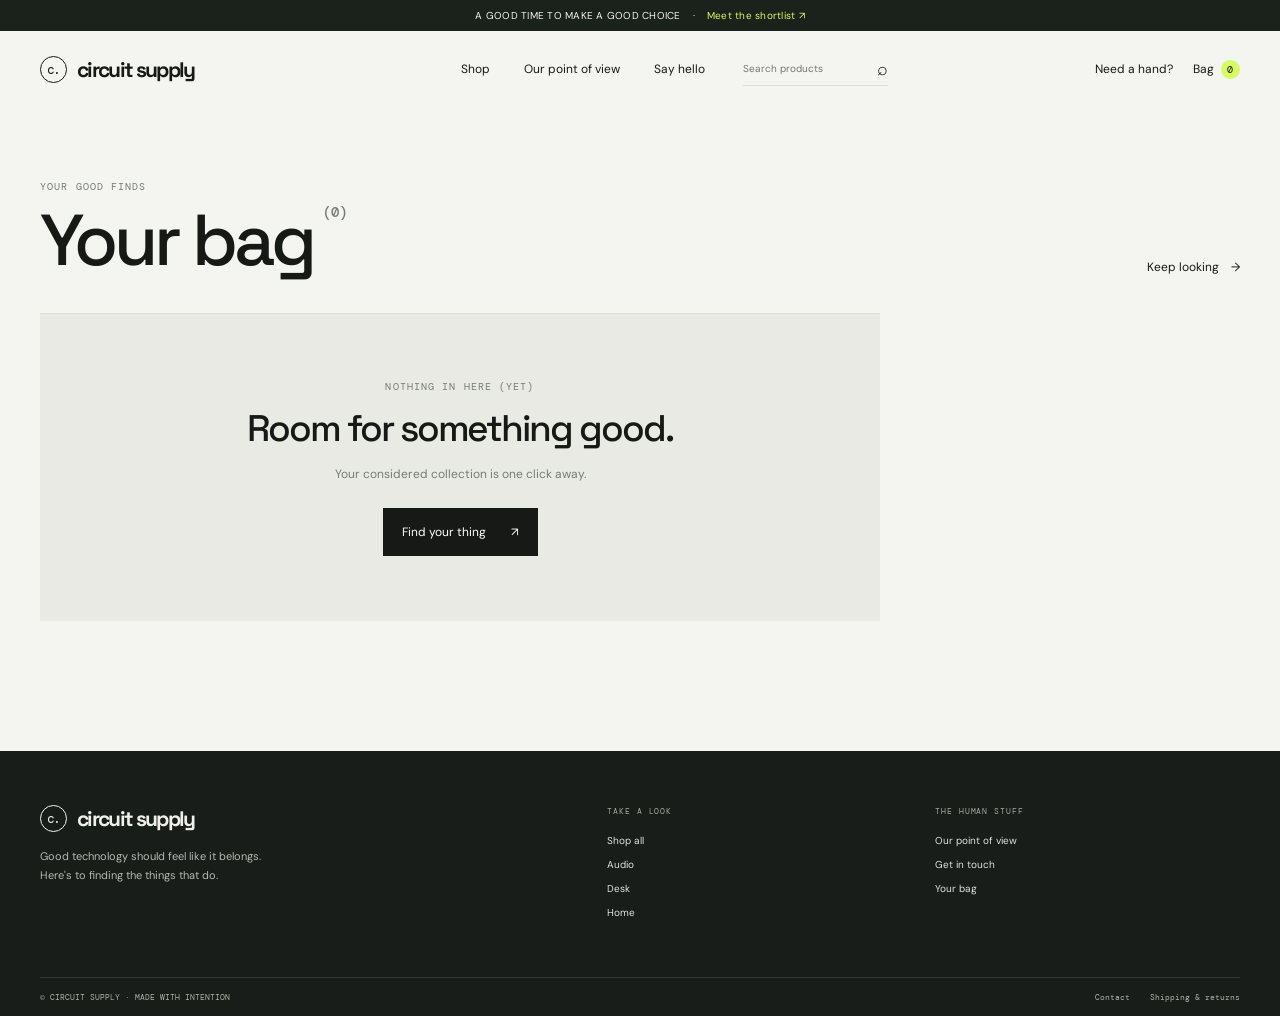
<file: cart.html>
<!doctype html>
<html lang="en">
  <head>
    <meta charset="utf-8">
    <meta name="viewport" content="width=device-width, initial-scale=1">
    <meta name="theme-color" content="#f4f4f0">
    <meta name="description" content="Review your Circuit Supply bag.">
    <title>Your bag — Circuit Supply</title>
    <link rel="preconnect" href="https://fonts.googleapis.com">
    <link rel="preconnect" href="https://fonts.gstatic.com" crossorigin>
    <link href="https://fonts.googleapis.com/css2?family=DM+Mono:wght@400;500&family=DM+Sans:wght@400;500;600;700&family=Space+Grotesk:wght@400;500;600;700&display=swap" rel="stylesheet">
    <link rel="stylesheet" href="styles.css">
    <script src="app.js" defer></script>
  </head>
  <body data-page="cart">
    <div id="site-header"></div>
    <main class="cart-page wrap">
      <div class="cart-heading"><div><span class="eyebrow">YOUR GOOD FINDS</span><h1>Your bag<span class="cart-heading-count" data-cart-heading-count></span></h1></div><a class="text-link" href="shop.html">Keep looking <span aria-hidden="true">→</span></a></div>
      <div class="cart-content" data-cart-content></div>
    </main>
    <div id="site-footer"></div>
  </body>
</html>
</file>
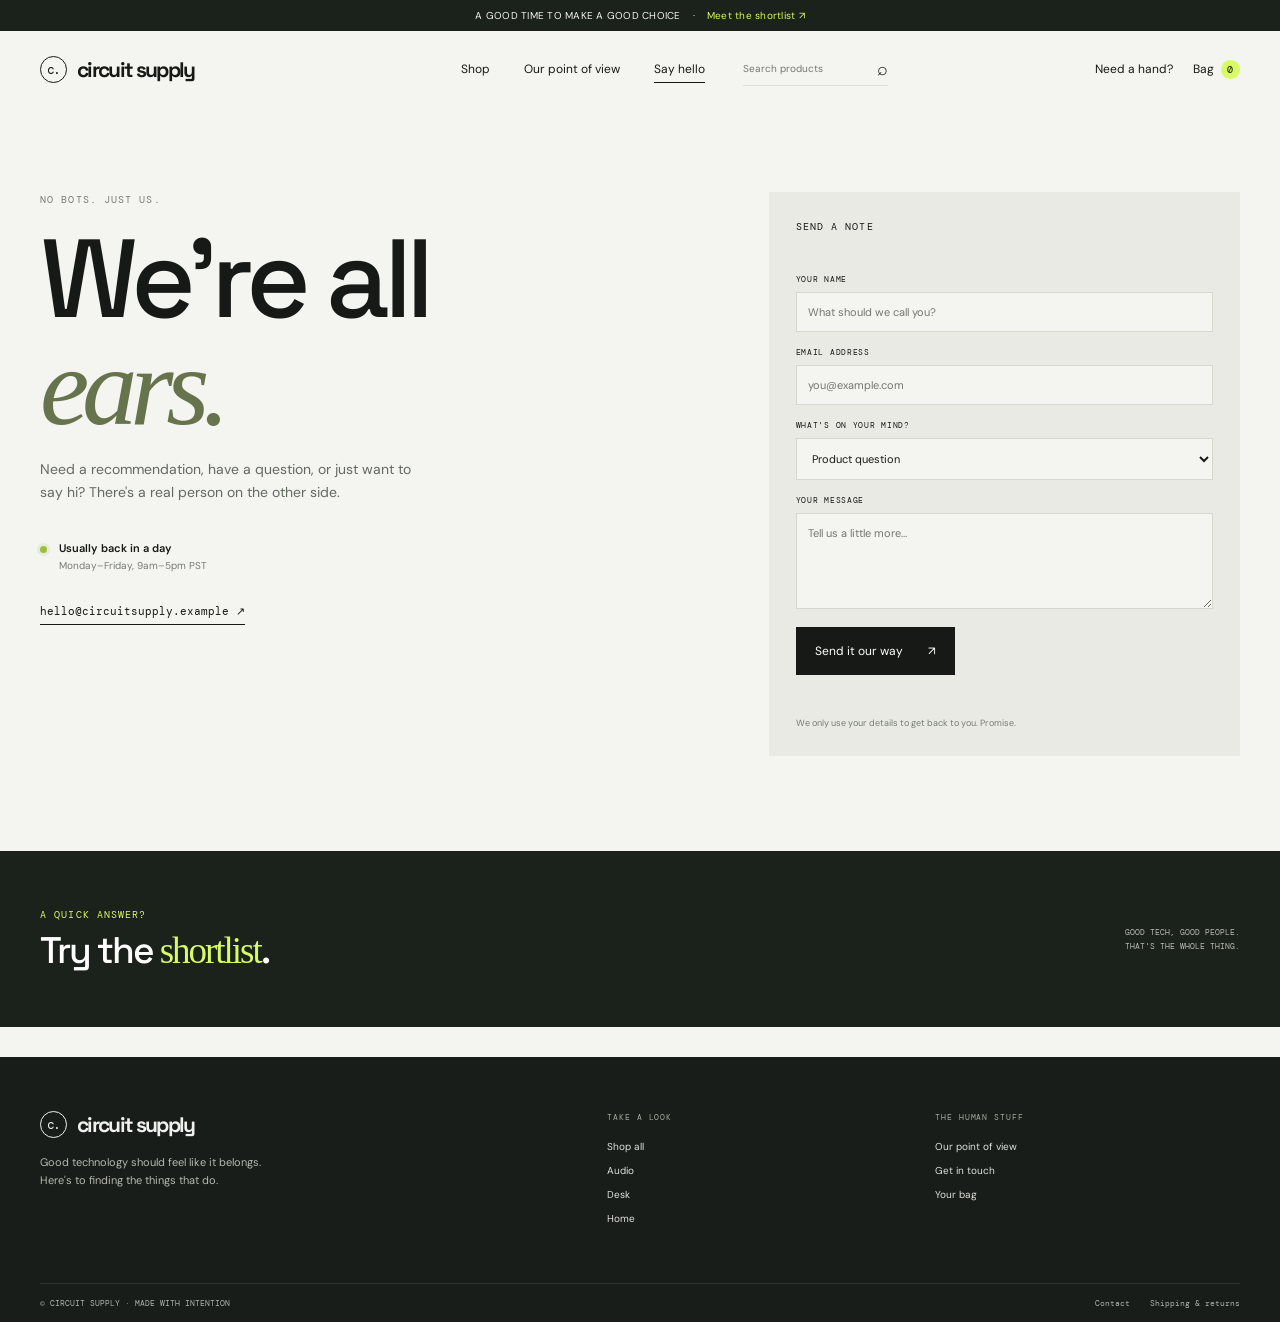
<file: contact.html>
<!doctype html>
<html lang="en">
  <head>
    <meta charset="utf-8">
    <meta name="viewport" content="width=device-width, initial-scale=1">
    <meta name="theme-color" content="#f4f4f0">
    <meta name="description" content="Questions about a product or order? Get in touch with a real person at Circuit Supply.">
    <title>Get in touch — Circuit Supply</title>
    <link rel="preconnect" href="https://fonts.googleapis.com">
    <link rel="preconnect" href="https://fonts.gstatic.com" crossorigin>
    <link href="https://fonts.googleapis.com/css2?family=DM+Mono:wght@400;500&family=DM+Sans:wght@400;500;600;700&family=Space+Grotesk:wght@400;500;600;700&display=swap" rel="stylesheet">
    <link rel="stylesheet" href="styles.css">
    <script src="app.js" defer></script>
  </head>
  <body data-page="contact">
    <div id="site-header"></div>
    <main class="contact-page wrap">
      <section class="contact-intro"><span class="eyebrow">NO BOTS. JUST US.</span><h1>We're all<br><em>ears.</em></h1><p>Need a recommendation, have a question, or just want to say hi? There's a real person on the other side.</p><div class="contact-response"><span class="live-dot"></span><span><strong>Usually back in a day</strong><small>Monday–Friday, 9am–5pm PST</small></span></div><a class="contact-email" href="mailto:hello@circuitsupply.example">hello@circuitsupply.example ↗</a></section>
      <form class="contact-form" data-contact-form>
        <span class="eyebrow">SEND A NOTE</span>
        <label for="contact-name">YOUR NAME</label><input id="contact-name" name="name" autocomplete="name" placeholder="What should we call you?" required>
        <label for="contact-email">EMAIL ADDRESS</label><input id="contact-email" name="email" type="email" autocomplete="email" placeholder="you@example.com" required>
        <label for="contact-topic">WHAT'S ON YOUR MIND?</label><select id="contact-topic" name="topic"><option>Product question</option><option>Order help</option><option>A recommendation</option><option>Something else</option></select>
        <label for="contact-message">YOUR MESSAGE</label><textarea id="contact-message" name="message" rows="5" placeholder="Tell us a little more…" required></textarea>
        <button class="button button-dark" type="submit">Send it our way <span aria-hidden="true">↗</span></button>
        <p class="form-feedback" role="status" aria-live="polite"></p>
        <small class="form-note">We only use your details to get back to you. Promise.</small>
      </form>
    </main>
    <section class="contact-bottom"><div class="wrap contact-bottom-inner"><div><span class="eyebrow">A QUICK ANSWER?</span><h2>Try the <a href="shop.html">shortlist</a>.</h2></div><span class="mono">GOOD TECH, GOOD PEOPLE.<br>THAT'S THE WHOLE THING.</span></div></section>
    <div id="site-footer"></div>
  </body>
</html>
</file>
<file: styles.css>
:root {
  --paper: #f4f4f0;
  --white: #fff;
  --ink: #171916;
  --muted: #777c73;
  --line: #dfe1d9;
  --acid: #d8fa65;
  --dark: #1b211b;
  --serif: Georgia, "Times New Roman", serif;
  --sans: "DM Sans", Arial, sans-serif;
  --display: "Space Grotesk", var(--sans);
  --mono: "DM Mono", monospace;
}

* { box-sizing: border-box; }
html { scroll-behavior: smooth; }
body { margin: 0; color: var(--ink); background: var(--paper); font-family: var(--sans); -webkit-font-smoothing: antialiased; }
a { color: inherit; text-decoration: none; }
button, input, select, textarea { color: inherit; font: inherit; }
button, a, select { -webkit-tap-highlight-color: transparent; }
button { cursor: pointer; }
img { display: block; width: 100%; }
.wrap { width: min(1200px, calc(100% - 80px)); margin-inline: auto; }
.mono, .eyebrow { font-family: var(--mono); }
.visually-hidden { position: absolute; width: 1px; height: 1px; padding: 0; margin: -1px; overflow: hidden; clip: rect(0, 0, 0, 0); white-space: nowrap; border: 0; }
.eyebrow { display: block; font-size: 10px; letter-spacing: .11em; line-height: 1.5; }
.live-dot { display: inline-block; width: 7px; height: 7px; border-radius: 50%; background: #9cbe40; box-shadow: 0 0 0 3px #9cbe4026; }
h1, h2, h3, p { margin-top: 0; }
h1, h2, h3 { font-family: var(--display); letter-spacing: -.055em; font-weight: 500; }
h1 em, h2 em { font-family: var(--serif); font-weight: 400; letter-spacing: -.065em; }
h1 { margin-bottom: 18px; font-size: clamp(52px, 7vw, 92px); line-height: .96; }
h2 { margin-bottom: 0; font-size: clamp(34px, 4vw, 53px); line-height: 1.04; }
p { line-height: 1.65; }

.announcement { display: flex; justify-content: center; gap: 12px; padding: 9px 24px; color: #f4f4f0; background: var(--dark); font-size: 10px; letter-spacing: .025em; }
.announcement a { color: var(--acid); }
.site-header { position: relative; z-index: 5; background: var(--paper); }
.nav-wrap { display: flex; align-items: center; justify-content: space-between; min-height: 76px; }
.brand { display: inline-flex; align-items: center; gap: 10px; font-family: var(--display); font-size: 21px; font-weight: 700; letter-spacing: -.08em; }
.brand-mark { display: grid; width: 27px; height: 27px; place-items: center; border: 1px solid var(--ink); border-radius: 50%; font-family: var(--mono); font-size: 13px; font-weight: 400; letter-spacing: -.12em; }
.nav-links { display: flex; align-items: center; gap: 34px; margin-left: 60px; }
.nav-links a, .nav-actions a { font-size: 12px; }
.nav-links a { position: relative; padding-block: 8px; }
.nav-links a::after { position: absolute; right: 0; bottom: 2px; left: 0; height: 1px; background: currentColor; content: ""; transform: scaleX(0); transform-origin: right; transition: transform .2s ease; }
.nav-links a:hover::after, .nav-links a[aria-current="page"]::after { transform: scaleX(1); transform-origin: left; }
.nav-search { display: flex; width: 145px; height: 33px; align-items: center; margin-left: 4px; border-bottom: 1px solid var(--line); }
.nav-search input { width: 100%; min-width: 0; padding: 6px 0; border: 0; background: transparent; font-size: 10px; outline: 0; }
.nav-search input:focus { border: 0; }
.nav-search button { padding: 4px 0 4px 8px; border: 0; background: transparent; font-size: 18px; }
.nav-actions { display: flex; align-items: center; gap: 20px; }
.bag-link { display: inline-flex; align-items: center; gap: 7px; }
.bag-count { display: grid; width: 19px; height: 19px; place-items: center; border-radius: 50%; background: var(--acid); font-family: var(--mono); font-size: 10px; }
.menu-toggle { display: none; border: 0; background: none; font-size: 21px; }
.announcement a:hover, .text-link:hover, .contact-email:hover { opacity: .65; }

.button { display: inline-flex; min-height: 48px; align-items: center; justify-content: space-between; gap: 25px; padding: 0 18px; border: 1px solid transparent; font-size: 12px; transition: background .2s ease, color .2s ease, border-color .2s ease; }
.button-dark { color: var(--white); background: var(--ink); }
.button-dark:hover { color: var(--ink); border-color: var(--ink); background: var(--acid); }
.button-outline { border-color: var(--ink); background: transparent; }
.button-outline:hover { color: var(--white); background: var(--ink); }
.text-link { display: inline-flex; align-items: center; gap: 12px; font-size: 12px; transition: opacity .2s; }

.hero { display: grid; min-height: 570px; grid-template-columns: .83fr 1.17fr; align-items: center; gap: 42px; padding-block: 44px 58px; }
.hero-copy { padding: 28px 0 18px 4vw; }
.hero-copy .eyebrow { display: flex; align-items: center; gap: 10px; margin-bottom: 27px; }
.hero h1 { max-width: 510px; font-size: clamp(59px, 7.4vw, 96px); }
.hero h1 em { color: #66734d; }
.hero-copy > p { max-width: 370px; margin-bottom: 28px; color: #646960; font-size: 14px; }
.hero-actions { display: flex; align-items: center; gap: 24px; }
.hero-visual { position: relative; min-height: 470px; height: 100%; }
.hero-visual > img { position: absolute; width: 100%; height: 100%; object-fit: cover; object-position: center; }
.hero-visual::after { position: absolute; inset: 45% 0 0; background: linear-gradient(transparent, #1115); content: ""; pointer-events: none; }
.hero-stamp { position: absolute; top: 20px; left: 20px; z-index: 1; display: flex; width: 90px; height: 90px; flex-direction: column; align-items: center; justify-content: center; gap: 8px; border: 1px solid #ffffff88; border-radius: 50%; color: var(--white); font-size: 9px; line-height: 1.3; text-align: center; }
.hero-stamp strong { font-family: var(--mono); font-size: 8px; font-weight: 400; }
.floating-product { position: absolute; right: -24px; bottom: 27px; z-index: 2; display: flex; min-width: 265px; align-items: center; gap: 12px; padding: 9px 12px 9px 9px; background: var(--white); box-shadow: 0 8px 32px #12180f1c; }
.floating-image { width: 53px; height: 53px; flex: 0 0 auto; overflow: hidden; background: var(--paper); }
.floating-image img { height: 100%; object-fit: cover; }
.floating-product small, .floating-product strong { display: block; }
.floating-product small { margin-bottom: 5px; color: var(--muted); font-family: var(--mono); font-size: 8px; }
.floating-product strong { font-size: 11px; font-weight: 600; }
.round-arrow { display: grid; width: 28px; height: 28px; flex: 0 0 auto; place-items: center; margin-left: auto; border: 1px solid var(--line); border-radius: 50%; }
.vertical-caption { position: absolute; top: 0; right: -21px; writing-mode: vertical-rl; font-size: 8px; letter-spacing: .1em; }
.hero-note { display: flex; gap: 12px; align-items: center; margin-top: 58px; color: var(--muted); font-size: 10px; }
.hero-note .mono { color: var(--ink); font-size: 9px; }

.ticker { overflow: hidden; padding: 14px 0; color: var(--ink); background: var(--acid); }
.ticker-track { display: flex; width: max-content; align-items: center; gap: 35px; animation: ticker 32s linear infinite; font-family: var(--mono); font-size: 10px; letter-spacing: .08em; }
.ticker-track i { font-size: 14px; font-style: normal; }
@keyframes ticker { to { transform: translateX(-50%); } }
.section { padding-block: 88px; }
.section-heading { display: flex; align-items: end; justify-content: space-between; gap: 24px; margin-bottom: 32px; }
.section-heading .eyebrow { margin-bottom: 12px; color: var(--muted); }
.section-heading h2 { font-size: clamp(34px, 4.4vw, 52px); }
.section-heading > .text-link { margin-bottom: 8px; }
.category-section { padding-bottom: 91px; }
.category-grid { display: grid; grid-template-columns: repeat(4, 1fr); gap: 12px; }
.category-card { position: relative; display: flex; min-height: 310px; flex-direction: column; justify-content: space-between; overflow: hidden; padding: 17px; color: var(--white); background-position: center; background-size: cover; }
.category-card::before { position: absolute; inset: 0; background: linear-gradient(180deg, #0d100f25 0%, #0d100f00 40%, #0d100fbf 100%); content: ""; transition: background-color .2s ease; }
.category-card:hover::before { background-color: #14191027; }
.category-audio { background-image: url("https://images.unsplash.com/photo-1505740420928-5e560c06d30e?auto=format&fit=crop&w=600&q=80"); }
.category-desk { background-image: url("https://images.unsplash.com/photo-1498050108023-c5249f4df085?auto=format&fit=crop&w=600&q=80"); }
.category-mobile { background-image: url("https://images.unsplash.com/photo-1512499617640-c74ae3a79d37?auto=format&fit=crop&w=600&q=80"); }
.category-home { background-image: url("https://images.unsplash.com/photo-1558089687-f282ffcbc126?auto=format&fit=crop&w=600&q=80"); }
.category-card > * { position: relative; z-index: 1; }
.category-number, .category-foot { font-size: 9px; letter-spacing: .09em; }
.category-title { font-family: var(--display); font-size: clamp(24px, 2.3vw, 31px); line-height: 1.05; letter-spacing: -.055em; }
.category-title span { font-size: 16px; vertical-align: top; }
.category-foot { color: #ffffffc9; }

.products-band { background: #e9eae4; }
.products-band .section { padding-block: 75px 80px; }
.product-grid { display: grid; grid-template-columns: repeat(4, minmax(0, 1fr)); column-gap: 16px; row-gap: 35px; }
.product-card { position: relative; min-width: 0; }
.product-picture { position: relative; display: block; aspect-ratio: .92; overflow: hidden; background: #e3e4df; }
.product-picture > img { height: 100%; object-fit: cover; transition: transform .45s cubic-bezier(.2,.7,.2,1); }
.product-card:hover .product-picture > img { transform: scale(1.045); }
.product-label { position: absolute; top: 11px; left: 11px; padding: 6px 8px; background: var(--acid); font-family: var(--mono); font-size: 8px; letter-spacing: .04em; }
.quick-add { position: absolute; right: 10px; bottom: 45px; left: 10px; display: flex; min-height: 39px; align-items: center; justify-content: space-between; padding: 0 12px; border: 0; background: var(--white); font-size: 11px; opacity: 0; transform: translateY(7px); transition: opacity .2s, transform .2s; }
.product-card:hover .quick-add, .quick-add:focus-visible { opacity: 1; transform: translateY(0); }
.save-product { position: absolute; top: 10px; right: 10px; z-index: 2; display: grid; width: 34px; height: 34px; place-items: center; border: 0; border-radius: 50%; background: var(--white); font-size: 18px; line-height: 1; }
.save-product.is-saved { color: #65723e; }
.save-product:hover { background: var(--acid); }
.product-info { display: flex; align-items: start; justify-content: space-between; gap: 8px; padding-top: 13px; }
.product-meta { min-width: 0; }
.product-category { display: block; margin-bottom: 5px; color: var(--muted); font-family: var(--mono); font-size: 8px; letter-spacing: .09em; text-transform: uppercase; }
.product-name { font-family: var(--display); font-size: 13px; font-weight: 500; letter-spacing: -.02em; }
.product-price { flex: 0 0 auto; font-family: var(--mono); font-size: 11px; }
.manifesto { display: grid; grid-template-columns: 1.1fr .9fr; gap: clamp(42px, 9vw, 135px); align-items: center; padding-block: 93px; }
.manifesto-image { height: 440px; overflow: hidden; background: #e4e5df; }
.manifesto-image img { height: 100%; object-fit: cover; }
.manifesto-copy { position: relative; padding-block: 20px; }
.manifesto-copy .eyebrow { margin-bottom: 17px; color: var(--muted); }
.manifesto-copy h2 { margin-bottom: 19px; font-size: clamp(43px, 5.3vw, 67px); }
.manifesto-copy h2 em { color: #66734d; }
.manifesto-copy p { max-width: 390px; margin-bottom: 27px; color: #666b62; font-size: 13px; }
.manifesto-index { margin-top: 52px; color: var(--muted); font-size: 8px; letter-spacing: .1em; }
.service-strip { display: grid; grid-template-columns: repeat(4, 1fr); padding-block: 25px; border-top: 1px solid var(--line); border-bottom: 1px solid var(--line); }
.service-item { display: flex; align-items: center; gap: 12px; padding: 5px 15px; border-right: 1px solid var(--line); }
.service-item:first-child { padding-left: 0; }
.service-item:last-child { border: 0; }
.service-icon { font-size: 22px; }
.service-item strong, .service-item small { display: block; }
.service-item strong { margin-bottom: 4px; font-size: 11px; }
.service-item small { color: var(--muted); font-size: 9px; }

.page-intro { display: flex; min-height: 270px; align-items: end; justify-content: space-between; padding-block: 45px 37px; }
.page-intro .eyebrow { margin-bottom: 17px; color: var(--muted); }
.page-intro h1 { margin-bottom: 14px; font-size: clamp(55px, 7vw, 82px); }
.page-intro h1 em { color: #66734d; }
.page-intro p { max-width: 485px; margin-bottom: 0; color: #646960; font-size: 13px; }
.intro-index { padding-bottom: 7px; color: var(--muted); font-size: 9px; line-height: 1.8; text-align: right; }
.shop-layout { display: grid; grid-template-columns: 180px 1fr; gap: 45px; padding-block: 17px 90px; }
.shop-sidebar { padding-top: 11px; }
.shop-sidebar > .eyebrow { margin-bottom: 19px; color: var(--muted); }
.filter-chip { display: flex; width: 100%; align-items: center; justify-content: space-between; padding: 12px 0; border: 0; border-bottom: 1px solid var(--line); background: transparent; color: #6e726a; font-size: 12px; text-align: left; transition: color .2s; }
.filter-chip span { font-family: var(--mono); font-size: 9px; }
.filter-chip:hover, .filter-chip.is-active { color: var(--ink); }
.filter-chip.is-active::before { width: 5px; height: 5px; margin-right: 6px; border-radius: 50%; background: #9cbe40; content: ""; }
.sidebar-note { display: flex; gap: 10px; align-items: start; margin-top: 40px; padding: 14px 12px; background: #e9eae4; }
.sidebar-note .live-dot { flex: 0 0 auto; margin-top: 7px; }
.sidebar-note p { margin: 0; color: #646960; font-size: 10px; line-height: 1.6; }
.shop-toolbar { display: flex; min-height: 40px; align-items: start; justify-content: space-between; gap: 14px; margin-bottom: 22px; border-bottom: 1px solid var(--line); color: var(--muted); font-size: 9px; letter-spacing: .08em; }
.shop-toolbar .mono { padding-top: 9px; }
.shop-toolbar label { display: flex; align-items: center; gap: 8px; font-family: var(--mono); font-size: 8px; }
.shop-toolbar select { padding: 7px 3px; border: 0; background: transparent; font-family: var(--sans); font-size: 11px; letter-spacing: 0; }
.shop-toolbar .shop-search { width: min(230px, 37%); gap: 7px; border-bottom: 1px solid var(--line); }
.shop-search input { width: 100%; min-width: 0; padding: 7px 2px; border: 0; background: transparent; font-family: var(--sans); font-size: 11px; letter-spacing: 0; outline: 0; }
.shop-search > span:last-child { color: var(--ink); font-size: 18px; }
.shop-product-grid { row-gap: 31px; }
.shop-no-results { grid-column: 1 / -1; padding: 45px 15px; color: var(--muted); font-size: 13px; text-align: center; }
.shop-endnote { margin: 65px 0 0; color: var(--muted); font-size: 9px; letter-spacing: .1em; text-align: center; }

.breadcrumbs { display: flex; gap: 9px; padding-top: 20px; color: var(--muted); font-family: var(--mono); font-size: 9px; }
.breadcrumbs a:hover { color: var(--ink); }
.product-detail { display: grid; grid-template-columns: 1.05fr .8fr; gap: clamp(45px, 10vw, 130px); align-items: center; padding-block: 34px 90px; }
.product-detail-image { position: relative; height: min(660px, 60vw); min-height: 400px; overflow: hidden; background: #e5e6e0; }
.product-detail-image > img { width: 100%; height: 100%; object-fit: cover; }
.image-index { position: absolute; bottom: 15px; left: 15px; padding: 8px 10px; background: var(--white); font-size: 8px; letter-spacing: .06em; }
.product-detail-copy { padding-block: 20px; }
.product-detail-copy > .eyebrow { margin-bottom: 17px; color: var(--muted); }
.product-detail-copy h1 { margin-bottom: 12px; font-size: clamp(43px, 5.4vw, 69px); }
.detail-tagline { margin-bottom: 23px; color: #666b62; font-size: 13px; }
.detail-price { font-family: var(--mono); font-size: 14px; font-weight: 400; }
.detail-divider { height: 1px; margin: 25px 0; background: var(--line); }
.detail-description { color: #555a52; font-size: 13px; }
.detail-points { display: grid; gap: 10px; margin: 22px 0 26px; padding: 0; list-style: none; }
.detail-points li { display: flex; gap: 10px; align-items: center; font-size: 11px; }
.detail-points li::before { color: #809438; content: "✳"; }
.detail-buy { display: grid; grid-template-columns: 80px 68px 1fr; gap: 8px; align-items: center; }
.detail-buy label { font-family: var(--mono); font-size: 8px; letter-spacing: .07em; }
.detail-buy input { width: 68px; height: 48px; padding-left: 10px; border: 1px solid var(--line); background: transparent; }
.detail-buy .button { width: 100%; }
.detail-shipping { display: flex; align-items: center; gap: 10px; margin: 17px 0; color: var(--muted); font-size: 10px; }
.detail-foot { margin-top: 34px; color: var(--muted); font-size: 8px; letter-spacing: .08em; }
.detail-after { display: grid; grid-template-columns: .7fr 1.1fr .45fr; gap: 40px; align-items: center; padding-block: 44px; border-top: 1px solid var(--line); border-bottom: 1px solid var(--line); }
.detail-after .eyebrow { margin-bottom: 12px; color: var(--muted); }
.detail-after h2 { font-size: 43px; }
.detail-after p { margin: 0; color: #666b62; font-size: 12px; }
.detail-after .text-link { justify-self: end; }
.related-section { padding-top: 73px; padding-bottom: 90px; }

.about-hero { padding-top: 64px; }
.about-hero > .eyebrow { margin-bottom: 20px; color: var(--muted); }
.about-hero h1 { margin-bottom: 19px; font-size: clamp(64px, 9vw, 110px); }
.about-hero h1 em { color: #66734d; }
.about-hero > p { max-width: 480px; color: #646960; font-size: 14px; }
.about-hero-art { position: relative; height: clamp(280px, 40vw, 490px); margin-top: 38px; overflow: hidden; background: #e4e5df; }
.about-hero-art img { height: 100%; object-fit: cover; object-position: center 55%; }
.about-hero-art::after { position: absolute; inset: 45% 0 0; background: linear-gradient(transparent, #10151082); content: ""; }
.about-art-note { position: absolute; right: 22px; bottom: 19px; z-index: 1; color: var(--white); font-size: 9px; line-height: 1.7; text-align: right; }
.about-principles { display: grid; grid-template-columns: .7fr 1fr; gap: 100px; padding-block: 100px; }
.principle-intro .eyebrow { margin-bottom: 17px; color: var(--muted); }
.principle-intro h2 { font-size: clamp(40px, 5vw, 60px); }
.principle-intro h2 em { color: #66734d; }
.principle-list article { display: grid; grid-template-columns: 55px 1fr; gap: 16px; padding-block: 19px; border-bottom: 1px solid var(--line); }
.principle-list article:first-child { padding-top: 0; }
.principle-list article > span { padding-top: 5px; color: var(--muted); font-size: 9px; }
.principle-list h3 { margin-bottom: 7px; font-size: 20px; letter-spacing: -.04em; }
.principle-list p { max-width: 410px; margin-bottom: 0; color: #666b62; font-size: 12px; }
.about-note { color: var(--white); background: var(--dark); }
.about-note-inner { padding-block: 65px 70px; }
.about-note .eyebrow { color: var(--acid); }
.about-note p { max-width: 790px; margin: 24px 0; font-family: var(--display); font-size: clamp(34px, 5vw, 61px); line-height: 1.1; letter-spacing: -.06em; }
.about-note .mono { color: #bdc2b8; font-size: 9px; letter-spacing: .09em; }
.about-cta { display: flex; align-items: center; justify-content: space-between; gap: 20px; padding-block: 80px; }
.about-cta .eyebrow { margin-bottom: 13px; color: var(--muted); }
.about-cta h2 { font-size: clamp(43px, 6vw, 69px); }
.about-cta h2 em { color: #66734d; }

.contact-page { display: grid; grid-template-columns: 1fr .82fr; gap: clamp(60px, 12vw, 160px); padding-block: 85px 95px; }
.contact-intro > .eyebrow { margin-bottom: 19px; color: var(--muted); }
.contact-intro h1 { font-size: clamp(68px, 9vw, 111px); }
.contact-intro h1 em { color: #66734d; }
.contact-intro > p { max-width: 390px; color: #646960; font-size: 14px; }
.contact-response { display: flex; align-items: start; gap: 12px; margin-top: 37px; }
.contact-response .live-dot { margin-top: 5px; }
.contact-response strong, .contact-response small { display: block; }
.contact-response strong { margin-bottom: 4px; font-size: 11px; font-weight: 600; }
.contact-response small { color: var(--muted); font-size: 10px; }
.contact-email { display: inline-block; margin-top: 32px; padding-bottom: 6px; border-bottom: 1px solid var(--ink); font-family: var(--mono); font-size: 11px; transition: opacity .2s; }
.contact-form { display: flex; flex-direction: column; padding: 27px; background: #e9eae4; }
.contact-form > .eyebrow { margin-bottom: 25px; }
.contact-form label { margin: 15px 0 8px; font-family: var(--mono); font-size: 8px; letter-spacing: .09em; }
.contact-form input, .contact-form select, .contact-form textarea { width: 100%; padding: 12px 11px; border: 1px solid #d6d8d0; border-radius: 0; background: var(--paper); font-size: 11px; outline: 0; }
.contact-form input:focus, .contact-form select:focus, .contact-form textarea:focus { border-color: #707b4b; }
.contact-form textarea { resize: vertical; }
.contact-form .button { align-self: start; margin-top: 18px; }
.form-feedback { min-height: 18px; margin: 10px 0 0; color: #52652b; font-size: 11px; }
.form-note { margin-top: auto; padding-top: 14px; color: var(--muted); font-size: 9px; }
.contact-bottom { color: var(--white); background: var(--dark); }
.contact-bottom-inner { display: flex; min-height: 176px; align-items: center; justify-content: space-between; gap: 30px; }
.contact-bottom .eyebrow { margin-bottom: 10px; color: var(--acid); }
.contact-bottom h2 { font-size: 37px; }
.contact-bottom h2 a { color: var(--acid); font-family: var(--serif); }
.contact-bottom-inner > .mono { color: #b9beb3; font-size: 8px; line-height: 1.8; text-align: right; }

.cart-page { min-height: 490px; padding-block: 72px 100px; }
.cart-heading { display: flex; align-items: end; justify-content: space-between; margin-bottom: 38px; }
.cart-heading .eyebrow { margin-bottom: 12px; color: var(--muted); }
.cart-heading h1 { margin: 0; font-size: clamp(48px, 6vw, 72px); }
.cart-heading-count { margin-left: 10px; color: var(--muted); font-family: var(--mono); font-size: 14px; letter-spacing: 0; vertical-align: top; }
.cart-empty { padding: 65px 25px; background: #e9eae4; text-align: center; }
.cart-empty .eyebrow { color: var(--muted); }
.cart-empty h2 { margin: 16px 0; font-size: 37px; }
.cart-empty p { color: var(--muted); font-size: 12px; }
.cart-empty .button { margin-top: 12px; }
.cart-content-grid { display: grid; grid-template-columns: 1fr 310px; gap: 50px; }
.cart-items { border-top: 1px solid var(--line); }
.cart-item { display: grid; grid-template-columns: 105px 1fr auto; gap: 18px; align-items: center; padding: 17px 0; border-bottom: 1px solid var(--line); }
.cart-item-image { width: 105px; height: 105px; object-fit: cover; background: #e5e6e0; }
.cart-item-category { display: block; margin-bottom: 6px; color: var(--muted); font-family: var(--mono); font-size: 8px; letter-spacing: .08em; }
.cart-item-name { display: block; margin-bottom: 12px; font-family: var(--display); font-size: 16px; }
.cart-item-unit-price { display: block; margin: -5px 0 10px; color: var(--muted); font-family: var(--mono); font-size: 9px; }
.cart-item-controls { display: flex; align-items: center; gap: 12px; }
.save-for-later, .saved-move { padding: 4px; border: 0; background: transparent; color: #65723e; font-size: 10px; text-decoration: underline; }
.save-for-later:hover, .saved-move:hover { color: var(--ink); }
.cart-item-controls input { width: 52px; height: 31px; padding-left: 8px; border: 1px solid var(--line); background: transparent; font-size: 11px; }
.remove-item { padding: 4px; border: 0; background: transparent; color: var(--muted); font-size: 10px; text-decoration: underline; }
.cart-item-price { align-self: start; padding-top: 8px; font-family: var(--mono); font-size: 11px; }
.cart-summary { align-self: start; padding: 22px; background: #e9eae4; }
.cart-summary h2 { margin-bottom: 22px; font-size: 23px; }
.summary-row { display: flex; justify-content: space-between; margin-bottom: 14px; color: #62675e; font-size: 11px; }
.summary-row.total { margin: 19px 0; padding-top: 17px; border-top: 1px solid #d4d6ce; color: var(--ink); font-size: 14px; font-weight: 600; }
.cart-summary .button { width: 100%; }
.cart-summary > p { margin: 13px 0 0; color: var(--muted); font-size: 9px; text-align: center; }
.saved-section { margin-top: 50px; }
.saved-heading { display: flex; align-items: end; justify-content: space-between; gap: 18px; margin-bottom: 18px; }
.saved-heading .eyebrow { margin-bottom: 8px; color: var(--muted); }
.saved-heading h2 { margin: 0; font-size: 30px; }
.saved-heading h2 span { color: var(--muted); font-family: var(--mono); font-size: 12px; letter-spacing: 0; }
.saved-items { border-top: 1px solid var(--line); }
.saved-item { display: grid; grid-template-columns: 75px 1fr auto; gap: 15px; align-items: center; padding: 14px 0; border-bottom: 1px solid var(--line); }
.saved-item-image { width: 75px; height: 75px; object-fit: cover; background: #e5e6e0; }
.saved-item .cart-item-name { margin-bottom: 8px; }
.saved-item-actions { display: flex; align-items: end; flex-direction: column; gap: 7px; }
.saved-item-actions strong { font-family: var(--mono); font-size: 11px; font-weight: 400; }
.toast { position: fixed; right: 24px; bottom: 22px; z-index: 8; padding: 13px 17px; color: var(--white); background: var(--dark); box-shadow: 0 5px 24px #0002; font-size: 12px; animation: toast-in .2s ease-out; }
@keyframes toast-in { from { opacity: 0; transform: translateY(8px); } }

.site-footer { margin-top: 30px; color: #f0f1ec; background: #191d19; }
.footer-main { display: grid; grid-template-columns: 1.2fr .65fr .7fr; gap: 45px; padding-block: 54px 47px; }
.footer-brand .brand { margin-bottom: 15px; }
.footer-brand .brand-mark { border-color: #f0f1ec; }
.footer-brand > p { max-width: 240px; color: #b5b9b0; font-size: 11px; }
.footer-col .eyebrow { margin-bottom: 17px; color: #a4aa9e; font-size: 8px; }
.footer-col a { display: block; width: fit-content; margin: 11px 0; color: #e0e2dc; font-size: 10px; }
.footer-col a:hover { color: var(--acid); }
.footer-bottom { display: flex; justify-content: space-between; gap: 20px; padding-block: 14px; border-top: 1px solid #ffffff1b; color: #aeb3aa; font-family: var(--mono); font-size: 8px; }
.footer-bottom-links { display: flex; gap: 20px; }
.footer-bottom a:hover { color: var(--acid); }

@media (max-width: 900px) {
  .wrap { width: min(100% - 48px, 700px); }
  .nav-links { gap: 20px; margin-left: 20px; }
  .nav-actions { gap: 13px; }
  .hero { min-height: 0; grid-template-columns: .9fr 1.1fr; gap: 25px; padding-top: 35px; }
  .hero-copy { padding-left: 0; }
  .hero-visual { min-height: 410px; }
  .hero h1 { font-size: clamp(54px, 8vw, 72px); }
  .category-card { min-height: 250px; }
  .product-grid { column-gap: 12px; }
  .manifesto { gap: 45px; }
  .manifesto-image { height: 370px; }
  .shop-layout { grid-template-columns: 145px 1fr; gap: 25px; }
  .product-detail { gap: 40px; }
  .about-principles { gap: 50px; }
  .contact-page { gap: 55px; }
  .footer-main { gap: 25px; }
}
@media (max-width: 640px) {
  .wrap { width: calc(100% - 36px); }
  .announcement { padding: 8px 12px; font-size: 9px; }
  .nav-wrap { min-height: 65px; }
  .brand { font-size: 19px; }
  .nav-actions { margin-left: auto; }
  .nav-actions > a:first-child { display: none; }
  .menu-toggle { display: block; order: -1; margin-right: 10px; padding: 5px 0; }
  .nav-links { position: absolute; top: 65px; right: 0; left: 0; display: none; flex-direction: column; align-items: stretch; gap: 0; margin: 0; padding: 8px 18px 16px; background: var(--paper); box-shadow: 0 15px 20px #17191612; }
  .nav-links.is-open { display: flex; }
  .nav-links a { padding: 12px 0; border-bottom: 1px solid var(--line); font-size: 13px; }
  .nav-links a::after { display: none; }
  .nav-search { width: 100%; height: 42px; margin: 10px 0 0; }
  .nav-search input { font-size: 12px; }
  .hero { grid-template-columns: 1fr; gap: 25px; padding-block: 39px 42px; }
  .hero-copy { padding: 0; }
  .hero-copy .eyebrow { margin-bottom: 20px; }
  .hero h1 { max-width: 400px; font-size: clamp(58px, 15vw, 84px); }
  .hero-copy > p { max-width: 350px; font-size: 13px; }
  .hero-actions { gap: 17px; }
  .hero-actions .button { gap: 15px; }
  .hero-note { margin-top: 26px; }
  .hero-visual { min-height: 355px; }
  .floating-product { right: 10px; bottom: 13px; min-width: 240px; }
  .vertical-caption { right: -13px; }
  .section { padding-block: 60px; }
  .section-heading { align-items: start; flex-direction: column; gap: 16px; margin-bottom: 23px; }
  .section-heading .eyebrow { margin-bottom: 8px; }
  .section-heading h2 { font-size: 36px; }
  .section-heading > .text-link { margin: 0; }
  .category-section { padding-bottom: 62px; }
  .category-grid { grid-template-columns: repeat(2, 1fr); gap: 9px; }
  .category-card { min-height: 235px; padding: 13px; }
  .category-title { font-size: 25px; }
  .category-number, .category-foot { font-size: 8px; }
  .products-band .section { padding-block: 56px 62px; }
  .product-grid { grid-template-columns: repeat(2, minmax(0, 1fr)); gap: 25px 11px; }
  .product-picture { aspect-ratio: .86; }
  .quick-add { bottom: 43px; min-height: 34px; opacity: 1; transform: none; font-size: 10px; }
  .product-card:hover .quick-add { transform: none; }
  .product-info { padding-top: 10px; }
  .product-name { font-size: 11px; }
  .product-price { font-size: 10px; }
  .product-category { font-size: 7px; }
  .manifesto { grid-template-columns: 1fr; gap: 27px; padding-block: 60px; }
  .manifesto-image { height: 300px; }
  .manifesto-copy { padding: 0; }
  .manifesto-copy h2 { font-size: 50px; }
  .manifesto-index { margin-top: 28px; }
  .service-strip { grid-template-columns: repeat(2, 1fr); gap: 15px 0; padding-block: 18px; }
  .service-item { padding: 5px 8px; border-right: 0; }
  .service-item:nth-child(odd) { padding-left: 0; border-right: 1px solid var(--line); }
  .service-item:nth-child(even) { padding-right: 0; padding-left: 15px; }
  .service-icon { font-size: 19px; }
  .service-item strong { font-size: 10px; }
  .service-item small { font-size: 8px; }
  .page-intro { min-height: 0; align-items: start; flex-direction: column; gap: 22px; padding-block: 48px 25px; }
  .page-intro h1 { font-size: 58px; }
  .page-intro p { font-size: 12px; }
  .intro-index { padding: 0; text-align: left; }
  .shop-layout { grid-template-columns: 1fr; gap: 22px; padding-top: 10px; }
  .shop-sidebar { display: flex; flex-wrap: wrap; gap: 7px; padding: 0; }
  .shop-sidebar > .eyebrow { width: 100%; margin-bottom: 4px; }
  .filter-chip { width: auto; gap: 8px; padding: 8px 10px; border: 1px solid var(--line); font-size: 10px; }
  .filter-chip.is-active { border-color: var(--ink); background: var(--ink); color: var(--white); }
  .filter-chip.is-active::before { display: none; }
  .filter-chip span { font-size: 8px; }
  .sidebar-note { display: none; }
  .shop-toolbar { min-height: 0; flex-wrap: wrap; align-items: center; margin-bottom: 15px; padding-bottom: 8px; }
  .shop-toolbar .shop-search { order: 3; width: 100%; }
  .shop-toolbar .sort-label { margin-left: auto; }
  .shop-endnote { margin-top: 40px; }
  .breadcrumbs { padding-top: 14px; }
  .product-detail { grid-template-columns: 1fr; gap: 28px; padding-block: 22px 55px; }
  .product-detail-image { height: min(100vw, 440px); min-height: 290px; }
  .product-detail-copy { padding: 0; }
  .product-detail-copy h1 { font-size: 49px; }
  .detail-after { grid-template-columns: 1fr; gap: 18px; padding-block: 35px; }
  .detail-after h2 { font-size: 39px; }
  .detail-after .text-link { justify-self: start; }
  .related-section { padding-block: 53px 60px; }
  .about-hero { padding-top: 47px; }
  .about-hero h1 { font-size: clamp(63px, 15vw, 88px); }
  .about-hero > p { font-size: 12px; }
  .about-hero-art { height: 290px; margin-top: 26px; }
  .about-principles { grid-template-columns: 1fr; gap: 35px; padding-block: 65px; }
  .principle-intro h2 { font-size: 46px; }
  .about-note-inner { padding-block: 48px; }
  .about-note p { font-size: 36px; }
  .about-cta { align-items: start; flex-direction: column; padding-block: 57px; }
  .about-cta h2 { font-size: 53px; }
  .contact-page { grid-template-columns: 1fr; gap: 40px; padding-block: 53px 65px; }
  .contact-intro h1 { font-size: 78px; }
  .contact-intro > p { font-size: 12px; }
  .contact-response { margin-top: 25px; }
  .contact-email { margin-top: 23px; }
  .contact-form { padding: 20px; }
  .contact-bottom-inner { min-height: 155px; }
  .contact-bottom h2 { font-size: 31px; }
  .contact-bottom-inner > .mono { font-size: 7px; }
  .cart-page { min-height: 410px; padding-block: 49px 65px; }
  .cart-heading { align-items: start; flex-direction: column; gap: 17px; margin-bottom: 25px; }
  .cart-heading h1 { font-size: 55px; }
  .cart-content-grid { grid-template-columns: 1fr; gap: 23px; }
  .cart-item { grid-template-columns: 75px 1fr auto; gap: 11px; }
  .cart-item-image { width: 75px; height: 75px; }
  .cart-item-name { margin-bottom: 8px; font-size: 13px; }
  .cart-item-unit-price { margin: -3px 0 7px; font-size: 8px; }
  .cart-item-price { font-size: 9px; }
  .cart-item-category { font-size: 7px; }
  .cart-item-controls { flex-wrap: wrap; gap: 7px; }
  .save-for-later, .remove-item { font-size: 9px; }
  .saved-heading { align-items: start; flex-direction: column; }
  .saved-heading h2 { font-size: 26px; }
  .saved-item { grid-template-columns: 62px 1fr auto; gap: 9px; }
  .saved-item-image { width: 62px; height: 62px; }
  .saved-item .cart-item-name { font-size: 12px; }
  .saved-item-actions strong { font-size: 9px; }
  .saved-move, .saved-item-actions .remove-item { font-size: 9px; }
  .footer-main { grid-template-columns: repeat(2, 1fr); gap: 30px 22px; padding-block: 42px 30px; }
  .footer-brand { grid-column: 1 / -1; }
  .footer-brand > p { max-width: 280px; }
  .footer-bottom { align-items: start; flex-direction: column; gap: 10px; font-size: 7px; }
}
@media (prefers-reduced-motion: reduce) {
  *, *::before, *::after { scroll-behavior: auto !important; animation-duration: .01ms !important; animation-iteration-count: 1 !important; transition-duration: .01ms !important; }
}
</file>
